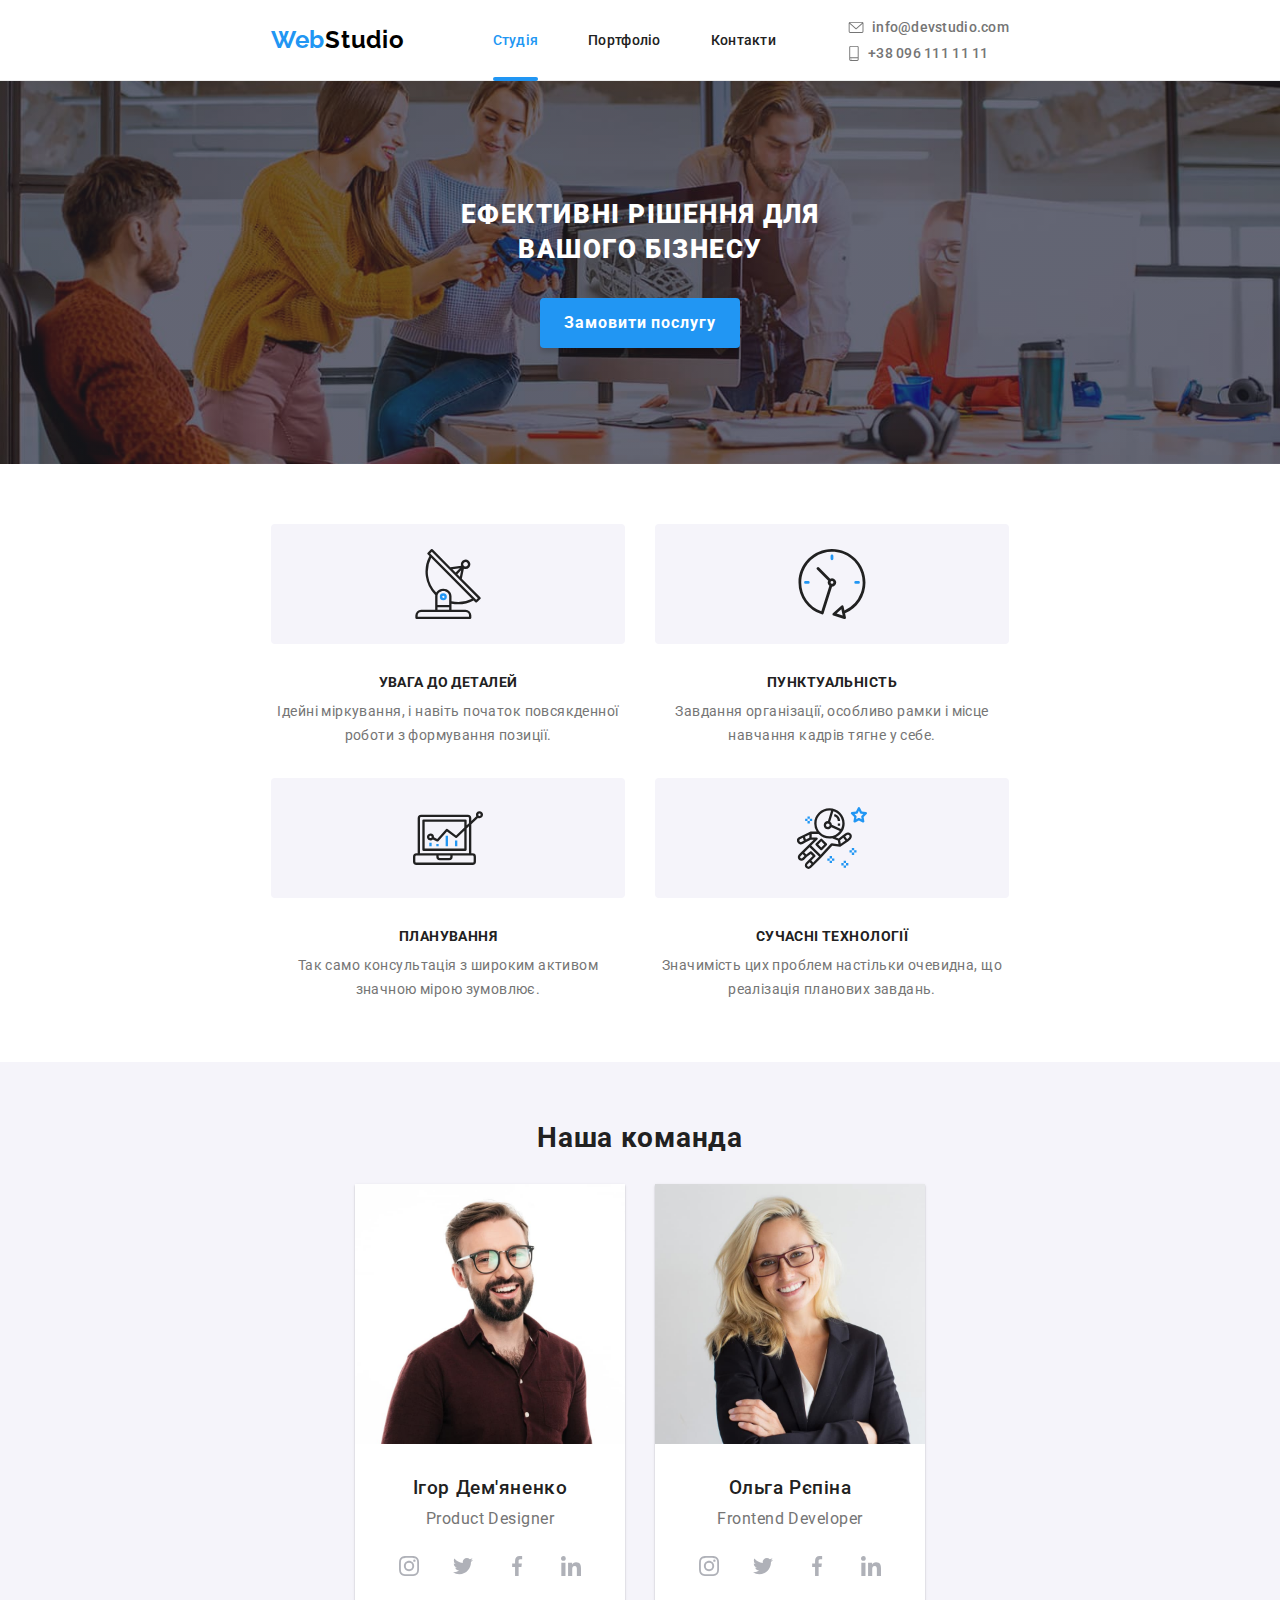
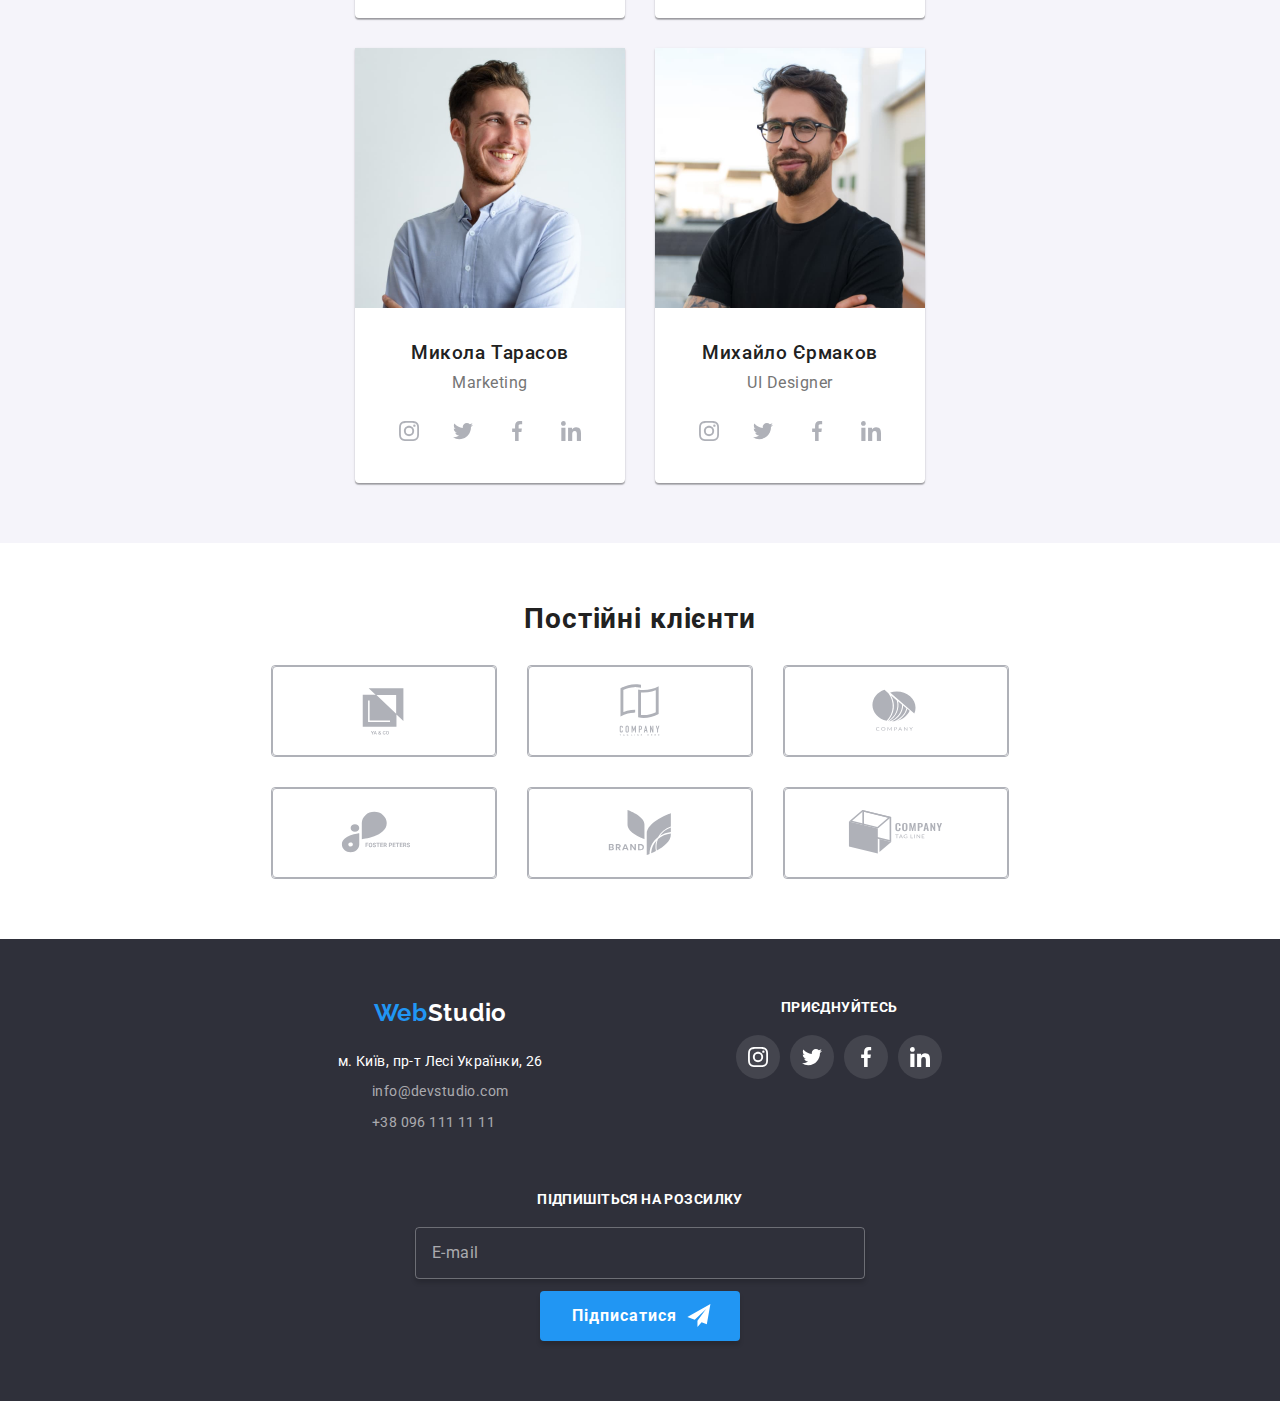
<file: index.html>
<!DOCTYPE html>
<html lang="ua">

<head>
  <meta charset="UTF-8" />
  <meta name="viewport" content="width=device-width, initial-scale=1.0" />
  <title>Document</title>
  <!--FONTS-->
  <link rel="preconnect" href="https://fonts.googleapis.com" />
  <link rel="preconnect" href="https://fonts.gstatic.com" crossorigin />
  <link
    href="https://fonts.googleapis.com/css2?family=Raleway:ital,wght@0,100..900;1,100..900&family=Roboto:wght@400;500;700;900&display=swap"
    rel="stylesheet" />
  <!--Normalize-->
  <link rel="stylesheet"
    href="https://cdnjs.cloudflare.com/ajax/libs/modern-normalize/1.1.0/modern-normalize.min.css" />

  <!--CSS-->
  <link rel="stylesheet" href="./styles.css" />
</head>

<body>
  <!--HEADER SECTION-->
  <header class="header">
    <div class="container">
      <nav class="header-nav">
        <a class="header-logo" href="./index.html">Web<span class="header-logo-span">Studio</span></a>

        <ul class="header-list">
          <li class="header-item">
            <a class="header-link active" href="./index.html">Студія</a>
          </li>
          <li class="header-item">
            <a class="header-link" href="./portfolio.html">Портфоліо</a>
          </li>
          <li class="header-item">
            <a class="header-link" href="">Контакти</a>
          </li>
        </ul>
      </nav>
      <div class="header-adress">
        <ul class="header-adress-list">
          <li class="header-item">
            <a class="header-adress-link" href="mailto:info@devstudio.com">info@devstudio.com
              <svg class="svg-contact" width="16" height="12">
                <use href="./images/icons.svg#icon-mail"></use>
              </svg>
            </a>
          </li>
          <li class="header-item">
            <a class="header-adress-link" href="tel:+380961111111">+38 096 111 11 11
              <svg class="svg-contact" width="12" height="16">
                <use href="./images/icons.svg#icon-phone"></use>
              </svg>
            </a>
          </li>
        </ul>
      </div>
      <!--Burger menu-->
      <button class="menu-btn js-open-menu-mobile" type="button" aria-label="open menu button">
        <svg class="menu-btn-svg" width="40" height="40">
          <use href="./images/icons.svg#icon-burger-menu"></use>
        </svg>
      </button>
    </div>
  </header>
  <!--MAIN-->
  <main class="main">
    <!--HERO SECTION-->
    <section class="hero hero-bg">
      <div class="container">
        <h1 class="hero-title">Ефективні рішення для вашого бізнесу</h1>
        <button class="hero-btn js-open-modal" type="button">Замовити послугу</button>
      </div>
    </section>
    <!--ADVANTAGES SECTION-->
    <section class="advantages section">
      <div class="container">
        <h2 class="visually-hidden">Advantages</h2>
        <ul class="advantages-list">
          <li class="advantages-item">
            <div class="advantages-svg-container">
              <svg class="advantages-svg" width="70" height="70">
                <use href="./images/icons.svg#icon-antenna"></use>
              </svg>
            </div>
            <h3 class="advantages-subtitle">УВАГА ДО ДЕТАЛЕЙ</h3>
            <p class="advantages-text">
              Ідейні міркування, і навіть початок повсякденної роботи з
              формування позиції.
            </p>
          </li>
          <li class="advantages-item">
            <div class="advantages-svg-container">
              <svg class="advantages-svg" width="70" height="70">
                <use href="./images/icons.svg#icon-clock"></use>
              </svg>
            </div>
            <h3 class="advantages-subtitle">ПУНКТУАЛЬНІСТЬ</h3>
            <p class="advantages-text">
              Завдання організації, особливо рамки і місце навчання кадрів
              тягне у себе.
            </p>
          </li>
          <li class="advantages-item">
            <div class="advantages-svg-container">
              <svg class="advantages-svg" width="70" height="70">
                <use href="./images/icons.svg#icon-diagram"></use>
              </svg>
            </div>
            <h3 class="advantages-subtitle">ПЛАНУВАННЯ</h3>
            <p class="advantages-text">
              Так само консультація з широким активом значною мірою зумовлює.
            </p>
          </li>
          <li class="advantages-item">
            <div class="advantages-svg-container">
              <svg class="advantages-svg" width="70" height="70">
                <use href="./images/icons.svg#icon-astronaut"></use>
              </svg>
            </div>
            <h3 class="advantages-subtitle">СУЧАСНІ ТЕХНОЛОГІЇ</h3>
            <p class="advantages-text">
              Значимість цих проблем настільки очевидна, що реалізація
              планових завдань.
            </p>
          </li>
        </ul>
      </div>
    </section>
    <!--SECTION ABOUT ME-->
    <section class="about section hide">
      <div class="container">
        <h2 class="about-title">Чим ми займаємося</h2>
        <ul class="about-list">
          <li class="about-item">
            <div class="about-wrapper">
              <img class="about-img" src="./images/aboutme/about-1.jpg" alt="about-1" width="370" height="294" />
              <p class="about-overlay">Десктопні додатки</p>
            </div>
          </li>
          <li class="about-item">
            <div class="about-wrapper">
              <img class="about-img" src="./images/aboutme/about-2.jpg" alt="about-2" width="370" height="294" />
              <p class="about-overlay">Мобільні додатки</p>
            </div>
          </li>
          <li class="about-item">
            <div class="about-wrapper">
              <img class="about-img" src="./images/aboutme/about-3.jpg" alt="about-3" width="370" height="294" />
              <p class="about-overlay">Мобільні додатки</p>
            </div>
          </li>
        </ul>
      </div>
    </section>
    <!--OUR COMAND-->
    <section class="our-comand section">
      <div class="container">
        <h2 class="comand-title">Наша команда</h2>
        <ul class="comand-list">
          <li class="comand-item">
            <img class="comand-img" src="./images/ourcomand/comand-1.jpg" width="270" height="260" alt="comand-1" />
            <div class="comand-wrapper">
              <h3 class="comand-subtitle">Ігор Дем'яненко</h3>
              <p class="comand-text">Product Designer
              </p>
              <ul class="comand-svg-list">
                <li class="comand-svg-item">
                  <a href="" class="comand-svg-link">
                    <svg class="comand-svg" width="20" height="20">
                      <use href="./images/icons.svg#icon-instagram"></use>
                    </svg>
                  </a>
                </li>
                <li class="comand-svg-item">
                  <a href="" class="comand-svg-link">
                    <svg class="comand-svg" width="20" height="20">
                      <use href="./images/icons.svg#icon-twitter"></use>
                    </svg>
                  </a>
                </li>
                <li class="comand-svg-item">
                  <a href="" class="comand-svg-link">
                    <svg class="comand-svg" width="20" height="20">
                      <use href="./images/icons.svg#icon-facebook"></use>
                    </svg>
                  </a>
                </li>
                <li class="comand-svg-item">
                  <a href="" class="comand-svg-link">
                    <svg class="comand-svg" width="20" height="20">
                      <use href="./images/icons.svg#icon-linkedin"></use>
                    </svg>
                  </a>
                </li>
              </ul>
            </div>
          </li>
          <li class="comand-item">
            <img class="comand-img" src="./images/ourcomand/comand-2.jpg" width="270" height="260" alt="comand-2" />
            <div class="comand-wrapper">
              <h3 class="comand-subtitle">Ольга Рєпіна</h3>
              <p class="comand-text">Frontend Developer </p>
              <ul class="comand-svg-list">
                <li class="comand-svg-item">
                  <a href="" class="comand-svg-link">
                    <svg class="comand-svg" width="20" height="20">
                      <use href="./images/icons.svg#icon-instagram"></use>
                    </svg>
                  </a>
                </li>
                <li class="comand-svg-item">
                  <a href="" class="comand-svg-link">
                    <svg class="comand-svg" width="20" height="20">
                      <use href="./images/icons.svg#icon-twitter"></use>
                    </svg>
                  </a>
                </li>
                <li class="comand-svg-item">
                  <a href="" class="comand-svg-link">
                    <svg class="comand-svg" width="20" height="20">
                      <use href="./images/icons.svg#icon-facebook"></use>
                    </svg>
                  </a>
                </li>
                <li class="comand-svg-item">
                  <a href="" class="comand-svg-link">
                    <svg class="comand-svg" width="20" height="20">
                      <use href="./images/icons.svg#icon-linkedin"></use>
                    </svg>
                  </a>
                </li>
              </ul>
            </div>
          </li>
          <li class="comand-item">
            <img class="comand-img" src="./images/ourcomand/comand-3.jpg" width="270" height="260" alt="comand-3" />
            <div class="comand-wrapper">
              <h3 class="comand-subtitle">Микола Тарасов</h3>
              <p class="comand-text">Marketing</p>
              <ul class="comand-svg-list">
                <li class="comand-svg-item">
                  <a href="" class="comand-svg-link">
                    <svg class="comand-svg" width="20" height="20">
                      <use href="./images/icons.svg#icon-instagram"></use>
                    </svg>
                  </a>
                </li>
                <li class="comand-svg-item">
                  <a href="" class="comand-svg-link">
                    <svg class="comand-svg" width="20" height="20">
                      <use href="./images/icons.svg#icon-twitter"></use>
                    </svg>
                  </a>
                </li>
                <li class="comand-svg-item">
                  <a href="" class="comand-svg-link">
                    <svg class="comand-svg" width="20" height="20">
                      <use href="./images/icons.svg#icon-facebook"></use>
                    </svg>
                  </a>
                </li>
                <li class="comand-svg-item">
                  <a href="" class="comand-svg-link">
                    <svg class="comand-svg" width="20" height="20">
                      <use href="./images/icons.svg#icon-linkedin"></use>
                    </svg>
                  </a>
                </li>
              </ul>
            </div>
          </li>
          <li class="comand-item">
            <img class="comand-img" src="./images/ourcomand/comand-4.jpg" width="270" height="260" alt="comand-4" />
            <div class="comand-wrapper">
              <h3 class="comand-subtitle">Михайло Єрмаков</h3>
              <p class="comand-text">UI Designer</p>
              <ul class="comand-svg-list">
                <li class="comand-svg-item">
                  <a href="" class="comand-svg-link">
                    <svg class="comand-svg" width="20" height="20">
                      <use href="./images/icons.svg#icon-instagram"></use>
                    </svg>
                  </a>
                </li>
                <li class="comand-svg-item">
                  <a href="" class="comand-svg-link">
                    <svg class="comand-svg" width="20" height="20">
                      <use href="./images/icons.svg#icon-twitter"></use>
                    </svg>
                  </a>
                </li>
                <li class="comand-svg-item">
                  <a href="" class="comand-svg-link">
                    <svg class="comand-svg" width="20" height="20">
                      <use href="./images/icons.svg#icon-facebook"></use>
                    </svg>
                  </a>
                </li>
                <li class="comand-svg-item">
                  <a href="" class="comand-svg-link">
                    <svg class="comand-svg" width="20" height="20">
                      <use href="./images/icons.svg#icon-linkedin"></use>
                    </svg>
                  </a>
                </li>
              </ul>
            </div>
    </section>
    <!--REGULAR CUSTOMERS-->
    <section class="customers section">
      <div class="container">
        <h2 class="customers-title">Постійні клієнти</h2>
        <ul class="customers-list">
          <li class="customers-item">
            <a href="" class="customers-link">
              <svg class="customers-svg" width="106" height="60">
                <use href="./images/icons.svg#icon-client-1"></use>
              </svg>
            </a>
          </li>
          <li class="customers-item">
            <a href="" class="customers-link">
              <svg class="customers-svg" width="106" height="60">
                <use href="./images/icons.svg#icon-client-2"></use>
              </svg>
            </a>
          </li>
          <li class="customers-item">
            <a href="" class="customers-link">
              <svg class="customers-svg" width="106" height="60">
                <use href="./images/icons.svg#icon-client-3"></use>
              </svg>
            </a>
          </li>
          <li class="customers-item">
            <a href="" class="customers-link">
              <svg class="customers-svg" width="106" height="60">
                <use href="./images/icons.svg#icon-client-4"></use>
              </svg>
            </a>
          </li>
          <li class="customers-item">
            <a href="" class="customers-link">
              <svg class="customers-svg" width="106" height="60">
                <use href="./images/icons.svg#icon-client-5"></use>
              </svg>
            </a>
          </li>
          <li class="customers-item">
            <a href="" class="customers-link">
              <svg class="customers-svg" width="106" height="60">
                <use href="./images/icons.svg#icon-client-6"></use>
              </svg>
            </a>
          </li>
        </ul>
      </div>
    </section>
  </main>
  <!--FOOTER-->
  <footer class="footer">
    <div class="container">
      <address class="footer-adress">
        <a class="footer-logo" href="./index.html">Web<span class="footer-span">Studio</span></a>
        <p class="adress-text">м. Київ, пр-т Лесі Українки, 26</p>
        <div class="footer-contact">
          <ul class="footer-contact-list">
            <li class="footer-contact-item">
              <a class="footer-link" href="mailto:info@devstudio.com">info@devstudio.com</a>
            </li>
            <li class="footer-contact-item">
              <a class="footer-link" href="tel:+380961111111">+38 096 111 11 11</a>
            </li>
          </ul>
        </div>
      </address>
      <div class="footer-social">
        <p class="footer-social-text">приєднуйтесь</p>
        <ul class="footer-social-list">
          <li class="footer-social-item">
            <a href="" class="footer-social-link">
              <svg class="footer-social-svg" width="20" height="20">
                <use href="./images/icons.svg#icon-instagram"></use>
              </svg>
            </a>
          </li>
          <li class="footer-social-item">
            <a href="" class="footer-social-link">
              <svg class="footer-social-svg" width="20" height="20">
                <use href="./images/icons.svg#icon-twitter"></use>
              </svg>
            </a>
          </li>
          <li class="footer-social-item">
            <a href="" class="footer-social-link">
              <svg class="footer-social-svg" width="20" height="20">
                <use href="./images/icons.svg#icon-facebook"></use>
              </svg>
            </a>
          </li>
          <li class="footer-social-item">
            <a href="" class="footer-social-link">
              <svg class="footer-social-svg" width="20" height="20">
                <use href="./images/icons.svg#icon-linkedin"></use>
              </svg>
            </a>
          </li>
        </ul>
      </div>
      <div class="footer-form">
        <p class="footer-form-title">Підпишіться на розсилку</p>
        <form class="footer-form-wrapper">
          <label class="footer-label">
            <input class="footer-input" type="email" name="email" placeholder="E-mail">
          </label>
          <button class="footer-form-btn" type="submit">Підписатися
            <svg class="footer-form-svg" width="24" height="24">
              <use href="./images/icons.svg#icon-send"></use>
            </svg>
          </button>
        </form>
      </div>

  </footer>

  <!--MODAL WINDOW-->
  <div class="backdrop js-modal">
    <div class="modal-window">
      <button class="modal-button js-close-modal" type="button" aria-label="btn-close-modal">
        <svg class="modal-svg" width="18" height="18">
          <use href="./images/icons.svg#icon-vector"></use>
        </svg>
      </button>
      <p class="modal-window-text">Залиште свої дані, ми вам передзвонимо</p>
      <form class="modal-form" name="modal">
        <div class="modal-form-wrapper">
          <label class="modal-form-label" id="user_name">Ім'я</label>
          <div class="form-wrapper-filed">
            <input class="modal-form-input" type="text" name="user_name">
            <svg class="modal_form_svg" width="18" height="18">
              <use href="./images/icons.svg#icon-person-black"></use>
            </svg>
          </div>
        </div>
        <div class="modal-form-wrapper">
          <label class="modal-form-label" id="user_phone">Телефон</label>
          <div class="form-wrapper-filed">
            <input class="modal-form-input" type="text" name="user_phone">
            <svg class="modal_form_svg" width="18" height="18">
              <use href="./images/icons.svg#icon-phone-black"></use>
            </svg>
          </div>
        </div>
        <div class="modal-form-wrapper">
          <label class="modal-form-label" id="user_email">Пошта</label>
          <div class="form-wrapper-filed">
            <input class="modal-form-input" type="email" name="user_email">
            <svg class="modal_form_svg" width="18" height="18">
              <use href="./images/icons.svg#icon-email-black"></use>
            </svg>
          </div>
        </div>
        <div class="modal-form-texterea">
          <label class="modal-texterea-label" for="user_coment">Коментар</label>
          <textarea class="modal-texterea" id="user_coment" placeholder="Введіть текст"></textarea>
        </div>
        <div class="user-privacy">
          <input class="user-privacy-input visually-hidden" type="checkbox" id="user_privacy" value="fouls" checked>
          <label class="user-privacy-label" for="user_privacy">
            <span class="user-privacy-span">
              <svg class="user-privacy-svg" width="11" height="8">
                <use href="./images/icons.svg#icon-check"></use>
              </svg>
            </span>
            Погоджуюся з розсилкою та приймаю
            <a class="user-privacy-link" href="">Умови договору</a>
          </label>
        </div>
        <button class="modal-form-btn" type="button">Відправити</button>
      </form>
    </div>
  </div>
  <!--MOBILE MENU-->
  <div class="mobile-menu js-menu-mobile">
    <button class="mobile-btn js-close-menu-mobile" type="button">
      <svg class="mobile-btn-svg" width="18" height="18">
        <use href="./images/icons.svg#icon-vector" width="18" height="18"></use>
      </svg>
    </button>
    <ul class="mobile-menu-list">
      <li class="mobile-menu-item">
        <a class="mobile-menu-link" href="./index.html">Студія</a>
      </li>
      <li class="mobile-menu-item">
        <a class="mobile-menu-link" href="./portfolio.html">Портфоліо</a>
      </li>
      <li class="mobile-menu-item">
        <a class="mobile-menu-link" href="">Контакти</a>
      </li>
    </ul>
    <ul class="mobile-adress-list">
      <li class="mobile-adress-item">
        <a class="mobile-adress-link accent" href="tel:+380961111111">+38 096 111 11 11</a>
      </li>
      <li class="mobile-adress-item">
        <a class="mobile-adress-link" href="mailto:info@devstudio.com">info@devstudio.com</a>
      </li>
    </ul>
    <ul class="mobile-menu-socials">
      <li class="mobile-socials-item">
        <a class="mobile-socials-link" href="">Instagram</a>
      </li>
      <li class="mobile-socials-item">
        <a class="mobile-socials-link" href="">Twitter</a>
      </li>
      <li class="mobile-socials-item">
        <a class="mobile-socials-link" href="">Facebook</a>
      </li>
      <li class="mobile-socials-item">
        <a class="mobile-socials-link" href="">LinkedIn</a>
      </li>
    </ul>
  </div>
  <script src="./js/modal.js" type="module"></script>
  <script src="./js/mobile-menu.js" type="module"></script>
</body>

</html>
</file>
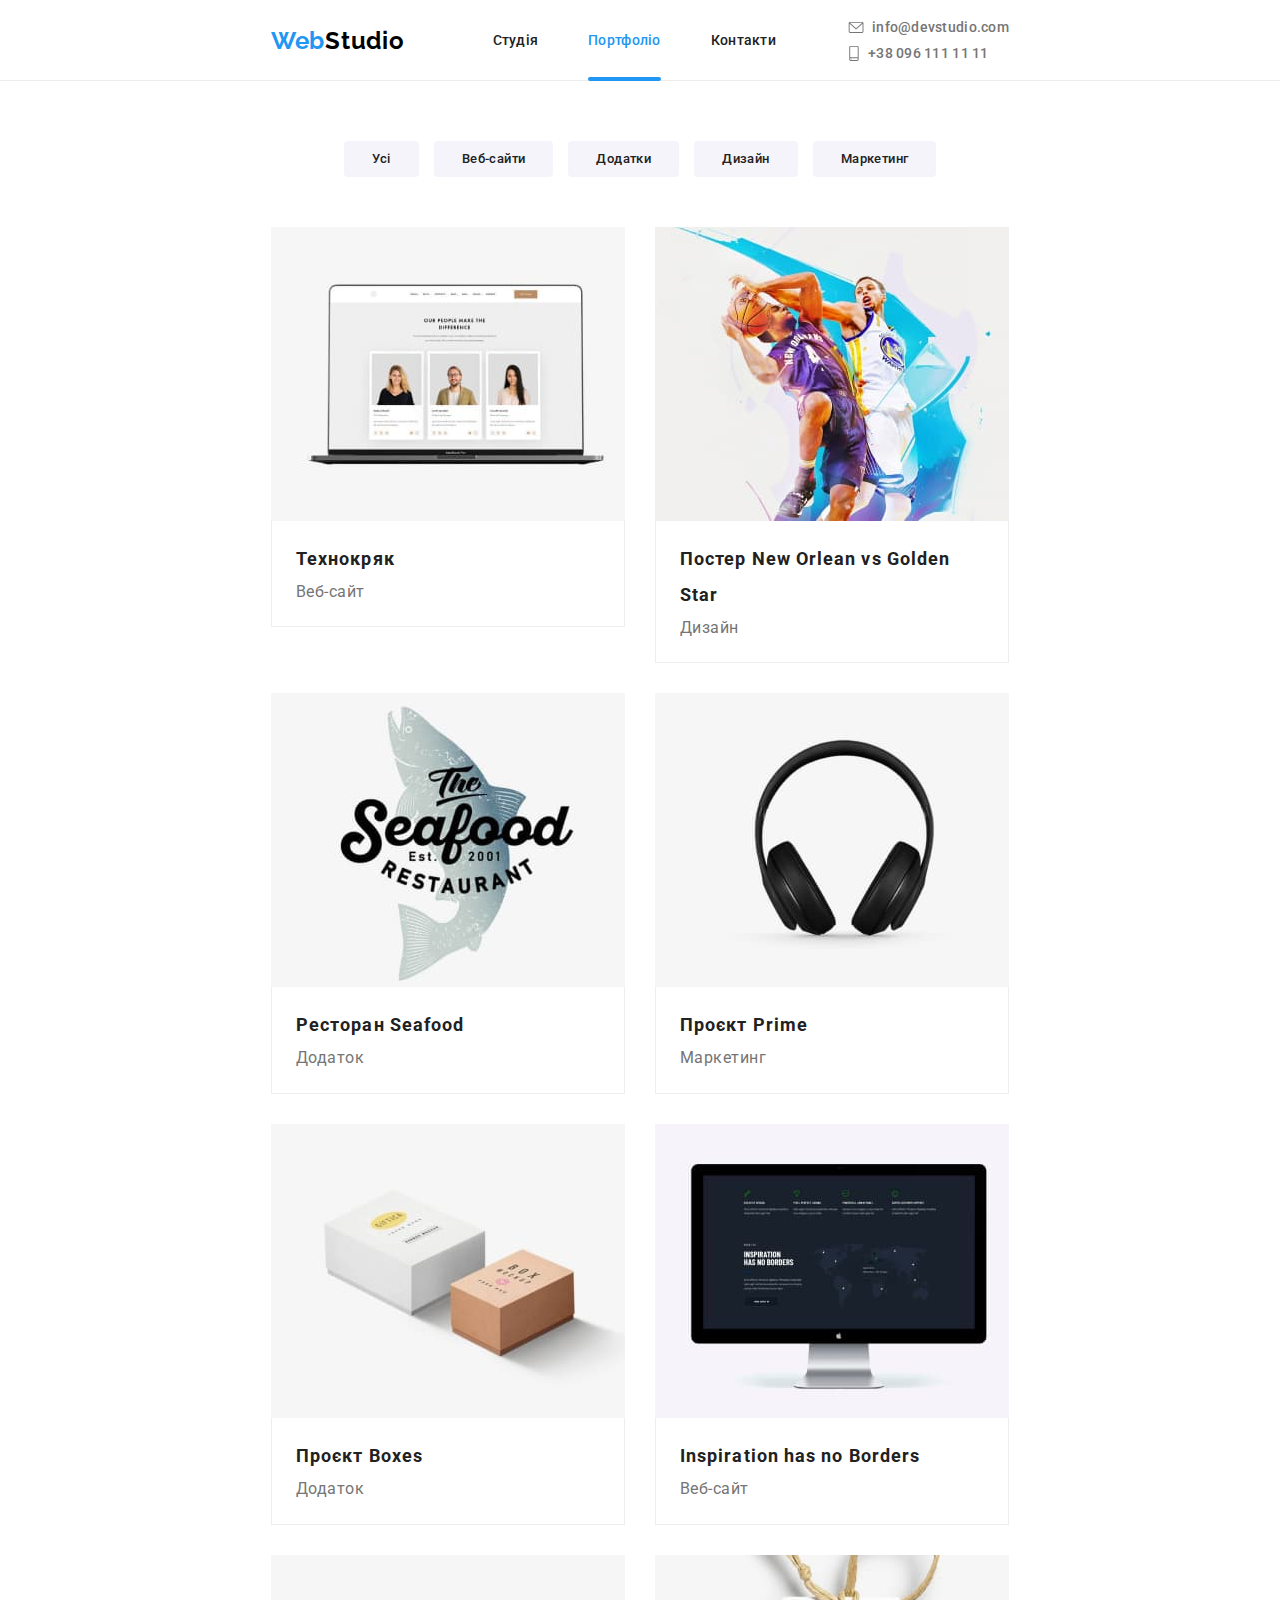
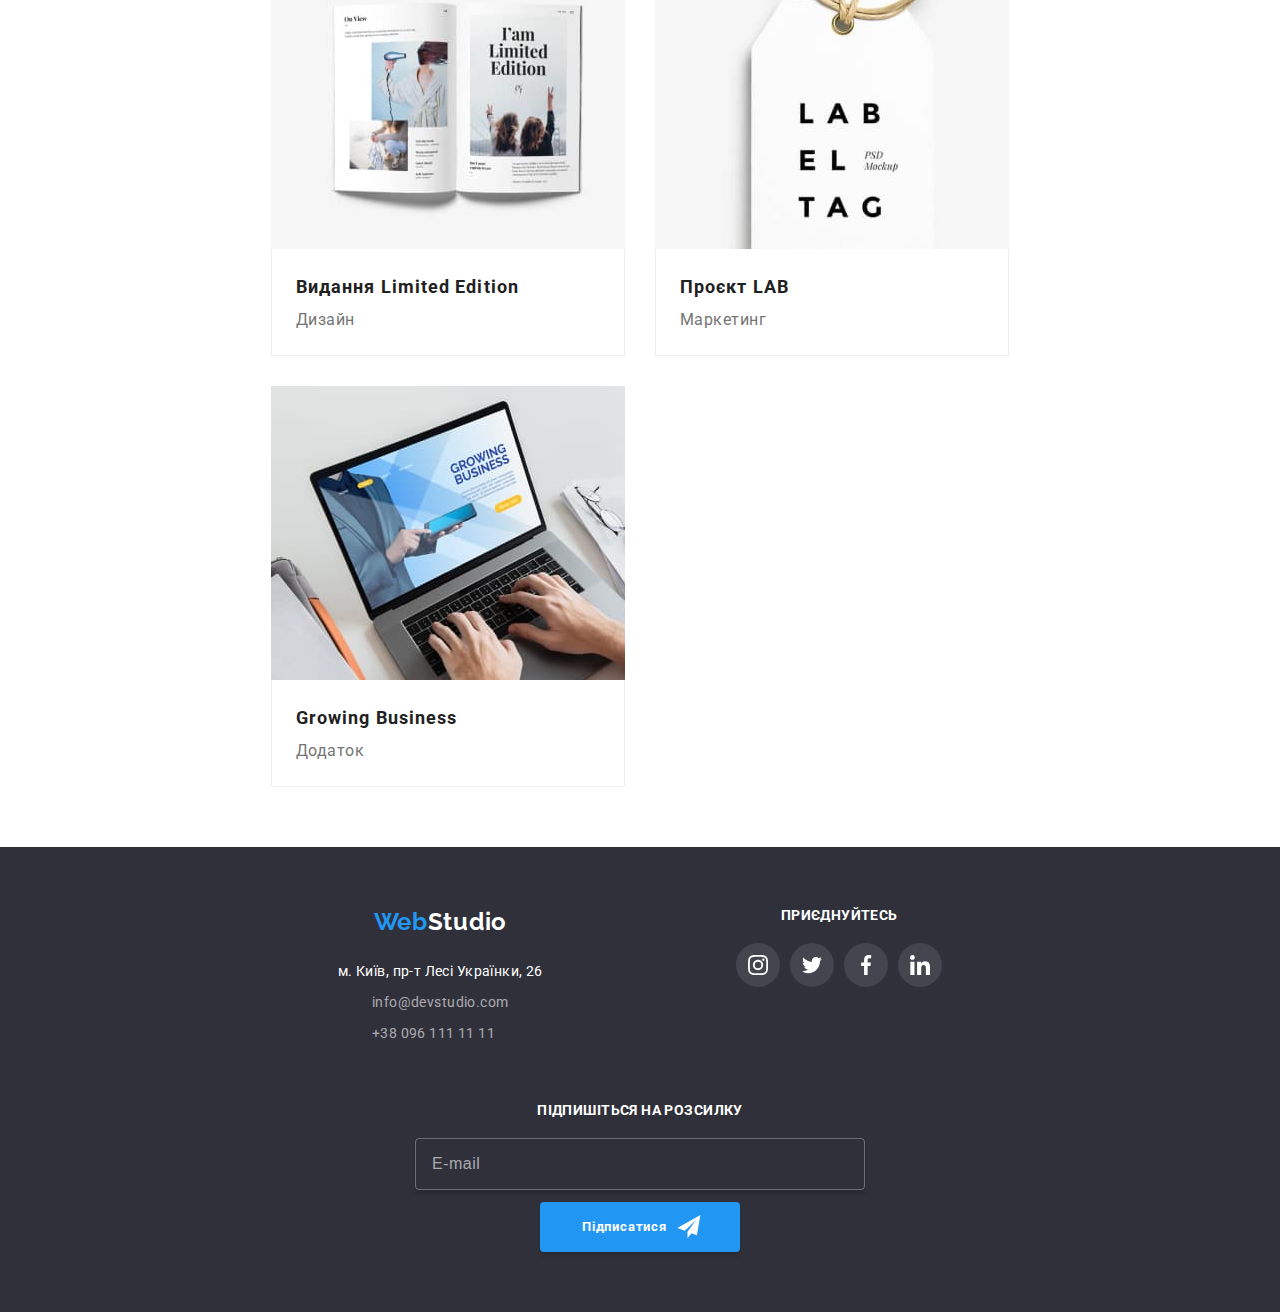
<file: portfolio.html>
<!DOCTYPE html>
<html lang="en">

<head>
    <meta charset="UTF-8" />
    <meta name="viewport" content="width=device-width, initial-scale=1.0" />
    <title>Portfolio</title>
    <!--FONTS-->
    <link rel="preconnect" href="https://fonts.googleapis.com" />
    <link rel="preconnect" href="https://fonts.gstatic.com" crossorigin />
    <link
        href="https://fonts.googleapis.com/css2?family=Raleway:ital,wght@0,100..900;1,100..900&family=Roboto:wght@400;500;700;900&display=swap"
        rel="stylesheet" />
    <!--CSS-->
    <link rel="stylesheet" href="./styles.css" />
</head>

<body>
    <!--HEADER SECTION-->
    <header class="header">
        <div class="container">
            <nav class="header-nav">
                <a class="header-logo" href="./index.html">Web<span class="header-logo-span">Studio</span></a>

                <ul class="header-list">
                    <li class="header-item">
                        <a class="header-link" href="./index.html">Студія</a>
                    </li>
                    <li class="header-item">
                        <a class="header-link active" href="./portfolio.html">Портфоліо</a>
                    </li>
                    <li class="header-item">
                        <a class="header-link" href="">Контакти</a>
                    </li>
                </ul>
            </nav>
            <div class="header-adress">
                <ul class="header-adress-list">
                    <li class="header-item">
                        <a class="header-adress-link" href="mailto:info@devstudio.com">info@devstudio.com
                            <svg class="svg-contact" width="16" height="12">
                                <use href="./images/icons.svg#icon-mail"></use>
                            </svg>
                        </a>
                    </li>
                    <li class="header-item">
                        <a class="header-adress-link" href="tel:+380961111111">+38 096 111 11 11
                            <svg class="svg-contact" width="12" height="16">
                                <use href="./images/icons.svg#icon-phone"></use>
                            </svg>
                        </a>
                    </li>
                </ul>
            </div>
            <!--Burger menu-->
            <button class="menu-btn" type="button" aria-label="open menu button">
                <svg class="menu-btn-svg" width="40" height="40">
                    <use href="./images/icons.svg#icon-burger-menu"></use>
                </svg>
            </button>
        </div>
    </header>
    <!--SECTION WORKS-->
    <section class="works">
        <div class="container">
            <!--works-nav-->
            <nav class="works-nav">
                <ul class="navigation-list">
                    <li class="navigation-item">
                        <button class="navigation-button" type="button">
                            <a class="navigation-link">Усі</a>
                        </button>
                    </li>
                    <li class="navigation-item">
                        <button class="navigation-button" type="button">
                            <a class="navigation-link">Веб-сайти</a>
                        </button>
                    </li>
                    <li class="navigation-item">
                        <button class="navigation-button" type="button">
                            <a class="navigation-link">Додатки</a>
                        </button>
                    </li>
                    <li class="navigation-item">
                        <button class="navigation-button" type="button">
                            <a class="navigation-link">Дизайн</a>
                        </button>
                    </li>
                    <li class="navigation-item">
                        <button class="navigation-button" type="button">
                            <a class="navigation-link">Маркетинг</a>
                        </button>
                    </li>
                </ul>
            </nav>
            <!--works-main-->
            <div class="works-main">
                <ul class="works-list">
                    <li class="works-item">

                        <div class="works-wrapper">
                            <img class="works-img" src="./images/works/work-1.jpg" alt="work-1" width="370"
                                height="294" />
                            <p class="works-owerlay">Ресурс пропонує комплексні пропозиції з різним рівнем
                                функціоналу
                                та сервісів. Все це дозволить відвідувачу отримати
                                вичерпні відомості про компанію чи приватну особу.</p>
                        </div>
                        <div class="works-item-content">
                            <h3 class="works-subtitle">Технокряк</h3>
                            <p class="works-text">Веб-сайт</p>
                        </div>
                    </li>
                    <li class="works-item">
                        <div class="works-wrapper">
                            <img class="works-img" src="./images/works/work-2.jpg" alt="work-2" width="370"
                                height="294" />
                            <p class="works-owerlay">Ресурс пропонує комплексні пропозиції з різним рівнем
                                функціоналу
                                та сервісів. Все це дозволить відвідувачу отримати
                                вичерпні відомості про компанію чи приватну особу.</p>
                        </div>
                        <div class="works-item-content">
                            <h3 class="works-subtitle">Постер New Orlean vs Golden Star</h3>
                            <p class="works-text">Дизайн</p>
                        </div>
                    </li>
                    <li class="works-item">
                        <div class="works-wrapper">
                            <img class="works-img" src="./images/works/work-3.jpg" alt="work-3" width="370"
                                height="294" />
                            <p class="works-owerlay">Ресурс пропонує комплексні пропозиції з різним рівнем
                                функціоналу
                                та сервісів. Все це дозволить відвідувачу отримати
                                вичерпні відомості про компанію чи приватну особу.</p>
                        </div>
                        <div class="works-item-content">
                            <h3 class="works-subtitle">Ресторан Seafood</h3>
                            <p class="works-text">Додаток</p>
                        </div>
                    </li>
                    <li class="works-item">
                        <div class="works-wrapper">
                            <img class="works-img" src="./images/works/work-4.jpg" alt="work-4" width="370"
                                height="294" />
                            <p class="works-owerlay">Ресурс пропонує комплексні пропозиції з різним рівнем
                                функціоналу
                                та сервісів. Все це дозволить відвідувачу отримати
                                вичерпні відомості про компанію чи приватну особу.</p>
                        </div>
                        <div class="works-item-content">
                            <h3 class="works-subtitle">Проєкт Prime</h3>
                            <p class="works-text">Маркетинг</p>
                        </div>
                    </li>
                    <li class="works-item">
                        <div class="works-wrapper">
                            <img class="works-img" src="./images/works/work-5.jpg" alt="work-5" width="370"
                                height="294" />
                            <p class="works-owerlay">Ресурс пропонує комплексні пропозиції з різним рівнем
                                функціоналу
                                та сервісів. Все це дозволить відвідувачу отримати
                                вичерпні відомості про компанію чи приватну особу.</p>
                        </div>
                        <div class="works-item-content">
                            <h3 class="works-subtitle">Проєкт Boxes</h3>
                            <p class="works-text">Додаток</p>
                        </div>
                    </li>
                    <li class="works-item">
                        <div class="works-wrapper">
                            <img class="works-img" src="./images/works/work-6.jpg" alt="work-6" width="370"
                                height="294" />
                            <p class="works-owerlay">Ресурс пропонує комплексні пропозиції з різним рівнем
                                функціоналу
                                та сервісів. Все це дозволить відвідувачу отримати
                                вичерпні відомості про компанію чи приватну особу.</p>
                        </div>
                        <div class="works-item-content">
                            <h3 class="works-subtitle">Inspiration has no Borders</h3>
                            <p class="works-text">Веб-сайт</p>
                        </div>
                    </li>
                    <li class="works-item">
                        <div class="works-wrapper">
                            <img class="works-img" src="./images/works/work-7.jpg" alt="work-7" width="370"
                                height="294" />
                            <p class="works-owerlay">Ресурс пропонує комплексні пропозиції з різним рівнем
                                функціоналу
                                та сервісів. Все це дозволить відвідувачу отримати
                                вичерпні відомості про компанію чи приватну особу.</p>
                        </div>
                        <div class="works-item-content">
                            <h3 class="works-subtitle">Видання Limited Edition</h3>
                            <p class="works-text">Дизайн</p>
                        </div>
                    </li>
                    <li class="works-item">
                        <div class="works-wrapper">
                            <img class="works-img" src="./images/works/work-8.jpg" alt="work-8" width="370"
                                height="294" />
                            <p class="works-owerlay">Ресурс пропонує комплексні пропозиції з різним рівнем
                                функціоналу
                                та сервісів. Все це дозволить відвідувачу отримати
                                вичерпні відомості про компанію чи приватну особу.</p>
                        </div>
                        <div class="works-item-content">
                            <h3 class="works-subtitle">Проєкт LAB</h3>
                            <p class="works-text">Маркетинг</p>
                        </div>
                    </li>
                    <li class="works-item">
                        <div class="works-wrapper">
                            <img class="works-img" src="./images/works/work-9.jpg" alt="work-9" width="370"
                                height="294" />
                            <p class="works-owerlay">Ресурс пропонує комплексні пропозиції з різним
                                рівнем функціоналу
                                та сервісів. Все це дозволить відвідувачу отримати
                                вичерпні відомості про компанію чи приватну особу.</p>
                        </div>
                        <div class="works-item-content">
                            <h3 class="works-subtitle">Growing Business</h3>
                            <p class="works-text">Додаток</p>
                        </div>
                    </li>
                </ul>
            </div>
        </div>
    </section>
    <!--FOOTER-->
    <footer class="footer">
        <div class="container">
            <address class="footer-adress">
                <a class="footer-logo" href="./index.html">Web<span class="footer-span">Studio</span></a>
                <p class="adress-text">м. Київ, пр-т Лесі Українки, 26</p>
                <div class="footer-contact">
                    <ul class="footer-contact-list">
                        <li class="footer-contact-item">
                            <a class="footer-link" href="mailto:info@devstudio.com">info@devstudio.com</a>
                        </li>
                        <li class="footer-contact-item">
                            <a class="footer-link" href="tel:+380961111111">+38 096 111 11 11</a>
                        </li>
                    </ul>
                </div>
            </address>
            <div class="footer-social">
                <p class="footer-social-text">приєднуйтесь</p>
                <ul class="footer-social-list">
                    <li class="footer-social-item">
                        <a href="" class="footer-social-link">
                            <svg class="footer-social-svg" width="20" height="20">
                                <use href="./images/icons.svg#icon-instagram"></use>
                            </svg>
                        </a>
                    </li>
                    <li class="footer-social-item">
                        <a href="" class="footer-social-link">
                            <svg class="footer-social-svg" width="20" height="20">
                                <use href="./images/icons.svg#icon-twitter"></use>
                            </svg>
                        </a>
                    </li>
                    <li class="footer-social-item">
                        <a href="" class="footer-social-link">
                            <svg class="footer-social-svg" width="20" height="20">
                                <use href="./images/icons.svg#icon-facebook"></use>
                            </svg>
                        </a>
                    </li>
                    <li class="footer-social-item">
                        <a href="" class="footer-social-link">
                            <svg class="footer-social-svg" width="20" height="20">
                                <use href="./images/icons.svg#icon-linkedin"></use>
                            </svg>
                        </a>
                    </li>
                </ul>
            </div>
            <div class="footer-form">
                <p class="footer-form-title">Підпишіться на розсилку</p>
                <form class="footer-form-wrapper">
                    <label class="footer-label">
                        <input class="footer-input" type="email" name="email" placeholder="E-mail">
                    </label>
                    <button class="footer-form-btn" type="submit">Підписатися
                        <svg class="footer-form-svg" width="24" height="24">
                            <use href="./images/icons.svg#icon-send"></use>
                        </svg>
                    </button>
                </form>
            </div>

    </footer>
</body>

</html>
</file>
<file: styles.css>
.hide {
  display: none;
}

/* Base styles */
*,
*::before,
*::after {
  box-sizing: border-box;
}
body {
  color: #212121;
  background-color: #ffffff;
  font-family: Roboto, sans-serif;
  font-size: 16px;
  font-weight: 400;
  font-style: normal;
  margin: 0;
}

/*Comon Style*/
.container {
  /**
  width: 1200px;
  padding: 0px 15px 0px 15px;
  margin-left: auto;
  margin-right: auto;
  **/
  /**mobile device**/
  min-width: 320px;
  max-width: 480px;
  padding: 0px 15px 0px 15px;
  margin-left: auto;
  margin-right: auto;
}
@media screen and (min-width: 768px) {
  .container {
    /**tablet device**/
    max-width: 768px;
  }
}

@media screen and (min-width: 1600px) {
  .container {
    /**desctop device**/
    max-width: 1200px;
  }
}
.section {
  /**
  padding-top: 94px;
  padding-bottom: 94px;
  **/
  padding-top: 60px;
  padding-bottom: 60px;
}
@media screen and (min-width: 1600px) {
  .section {
    /**desctop device**/
    padding-top: 94px;
    padding-bottom: 94px;
  }
}
.visually-hidden {
  position: absolute;
  white-space: nowrap;
  width: 1px;
  height: 1px;
  overflow: hidden;
  border: 0;
  padding: 0;
  clip: rect(0 0 0 0);
  clip-path: inset(50%);
  margin: -1px;
}
/*Reset Styles*/
h1,
h2,
h3,
h4,
h5,
h6,
p {
  margin: 0;
  padding: 0;
}

li,
ol {
  margin: 0;
  padding: 0;
}
a {
  color: currentColor;
  text-decoration: none;
}
ul,
ol {
  margin: 0;
  padding: 0;
  list-style-type: none;
}

button {
  font-family: inherit;
  color: currentColor;
  cursor: pointer;
  border: none;
}
.img {
  display: block;
  max-width: 100%;
}

/*Header*/
.header {
  border-bottom: 1px solid #ececec;
}
.header .container {
  display: flex;
  justify-content: space-between;
  align-items: center;
}
@media screen and (min-width: 768px) {
  .header-nav {
    /**tablet device**/
    display: flex;
    align-items: center;
    gap: 88px;
  }
}
@media screen and (min-width: 1600px) {
  .header-nav {
    /**desctop device**/
    gap: 93px;
  }
}

.header-logo {
  display: block;
  color: #2196f3;
  font-size: 24px;
  font-family: Raleway;
  font-weight: 700;
  letter-spacing: 0.03em;
  padding: 16px 0;
}

@media screen and (min-width: 1600px) {
  .header-logo {
    /**desctop device**/
    font-size: 26px;
  }
}
.header-logo-span {
  color: black;
}

@media screen and (max-width: 767.98px) {
  /**mobile device**/
  .header-list,
  .header-adress-list {
    display: none;
  }
}

@media screen and (min-width: 768px) {
  /**tablet device**/
  .header-list {
    display: flex;
    gap: 50px;
  }
}

@media screen and (max-width: 767.98px) {
  .header-list {
    display: none;
  }
}
.header-item {
}
.header-link {
  display: block;
  position: relative;
  font-size: 14px;
  font-weight: 500;
  letter-spacing: 0.02em;
  transition: color 250ms cubic-bezier(0.4, 0, 0.2, 1);
}
@media screen and (min-width: 768px) {
  /**tablet device**/
  .header-link {
    padding: 32px 0;
  }
}
.header-link:hover,
.header-link:focus {
  color: #2196f3;
}
.header-link.active {
  color: #2196f3;
}
@media screen and (min-width: 768px) {
  /**tablet device**/
  .header-link.active::after {
    content: '';
    display: block;
    position: absolute;
    bottom: -1px;
    width: 100%;
    height: 4px;
    border-radius: 2px;
    background-color: #2196f3;
  }
}

.header-adress {
}
@media screen and (min-width: 768px) {
  /**tablet device**/
  .header-adress-list {
    display: flex;
    flex-direction: column;
    align-items: flex-start;
    gap: 10px;
  }
}
@media screen and (min-width: 1600px) {
  /**desctop device**/
  .header-adress-list {
    display: flex;
    flex-direction: row;
    gap: 60px;
  }
}
.header-adress-link {
  display: flex;
  flex-direction: row-reverse;
  align-items: center;
  gap: 8px;
  color: #757575;
  font-size: 14px;
  font-weight: 500;
  letter-spacing: 0.02em;
  transition: color 250ms cubic-bezier(0.4, 0, 0.2, 1);
}
@media screen and (min-width: 1600px) {
  /**desctop device**/
  .header-adress-link {
    gap: 10px;
    padding: 32px 0;
  }
}

.svg-contact {
  fill: #757575;
  transition: fill 250ms cubic-bezier(0.4, 0, 0.2, 1);
}
.header-adress-link:hover,
.header-adress-link:focus {
  color: #2196f3;
}
.header-adress-link:hover .svg-contact,
.header-adress-link:focus .svg-contact {
  fill: #2196f3;
}

/*Hero*/
.hero {
  /**mobile device**/
  background-color: #2f303a;
}
@media screen and (max-width: 1599.98px) {
  .hero {
    padding: 116px 0;
  }
}

@media screen and (min-width: 1600px) {
  .hero {
    padding: 200px 0;
  }
}

.hero-bg {
  background-image: linear-gradient(
      rgba(47, 48, 58, 0.4),
      rgba(47, 48, 58, 0.4)
    ),
    url(./images/hero/@2hero-img.jpg);
  background-repeat: no-repeat;
  background-size: cover;
  background-position: center;
  width: 100%;
}
@media only screen and (min-width: 768px) {
  .hero {
    background-image: linear-gradient(
        rgba(47, 48, 58, 0.4),
        rgba(47, 48, 58, 0.4)
      ),
      url(./images/hero/hero-img.jpg);
  }
}

.hero-title {
  color: white;
  font-size: 26px;
  font-weight: 900;
  text-transform: uppercase;
  line-height: 1.36;
  letter-spacing: 0.06em;
  max-width: 696px;
  text-align: center;
  max-width: 360px;
  margin: 0 auto;
  margin-bottom: 30px;
}
@media only screen and (min-width: 1600px) {
  /**mobile device**/
  .hero-title {
    font-size: 44px;
    max-width: 696px;
  }
}
.hero-btn {
  display: block;
  margin: 0 auto;
  background-color: #2196f3;
  color: white;
  font-weight: 700;
  line-height: 1.87;
  letter-spacing: 0.06em;
  min-width: 200px;
  height: 50px;
  border-radius: 4px;
  box-shadow: 0px 4px 4px 0px rgba(0, 0, 0, 0.15);
  transition: background-color 250ms cubic-bezier(0.4, 0, 0.2, 1);
}
.hero-btn:hover,
.hero-btn:focus {
  background-color: #188ce8;
}

/*Advantages*/

@media screen and (min-width: 1600px) {
  .advantages {
    /**desctop device**/
    padding-bottom: 0;
  }
}

.advantages-list {
  display: flex;
  justify-content: center;
  flex-wrap: wrap;
  gap: 30px;
}
.advantages-item {
  width: 100%;

  text-align: center;
}

@media screen and (min-width: 768px) {
  .advantages-item {
    /**tablet device**/
    width: calc((100% - 1 * 30px) / 2);
  }
}

@media screen and (min-width: 1600px) {
  .advantages-item {
    /**desctop device**/
    width: calc((100% - 3 * 30px) / 4);
    text-align: start;
  }
}
.advantages-svg-container {
  /**
  padding: 25px 100px;
  margin-bottom: 30px;
  border-radius: 4px;
  background-color: #f5f4fa;
  **/
  display: flex;
  justify-content: center;
  margin-bottom: 30px;
  border-radius: 4px;
  background-color: #f5f4fa;
  padding: 25px 0;
}
@media screen and (min-width: 786px) {
  .advantages-svg-container {
    /**tablet device**/
    padding: 25px 142px;
  }
}

@media screen and (min-width: 1600px) {
  .advantages-svg-container {
    /**desctop device**/
    padding: 25px 100px;
  }
}
.advantages-subtitle {
  font-size: 14px;
  font-weight: 700;
  text-align: center;
  text-transform: uppercase;
  letter-spacing: 0.03em;
  margin-bottom: 10px;
}
@media screen and (min-width: 1600px) {
  .advantages-subtitle {
    /**desctop device**/
    text-align: start;
  }
}

.advantages-text {
  color: #757575;
  font-size: 14px;
  line-height: 1.71;
  letter-spacing: 0.03em;
}

/*About me*/
.about {
  display: none;
}

@media screen and (min-width: 1600px) {
  .about {
    /**desctop device**/
    display: block;
  }
}
.about-title {
  font-size: 36px;
  font-weight: 700;
  letter-spacing: 0.03em;
  text-align: center;
  margin-bottom: 50px;
}
.about-list {
  display: flex;
  flex-wrap: wrap;
  gap: 30px;
}
.about-item {
}
.about-wrapper {
  position: relative;
}
.about-img {
  display: block;
}
.about-overlay {
  position: absolute;
  bottom: 0;
  left: 0;
  width: 100%;
  display: flex;
  justify-content: center;
  align-items: center;
  padding: 27px;
  color: #fff;
  font-weight: 700;
  letter-spacing: 0.03em;
  text-transform: uppercase;
  background-color: rgba(47, 48, 58, 0.8);
}

/*Our comand*/
.our-comand {
  background-color: #f5f4fa;
}
.comand-title {
  font-size: 28px;
  font-weight: 700;
  letter-spacing: 0.03em;
  text-align: center;
  margin-bottom: 30px;
  margin-left: auto;
  margin-right: auto;
}
@media screen and (min-width: 1600px) {
  .comand-title {
    /**desctop device**/
    font-size: 36px;
    margin-bottom: 50px;
  }
}

.comand-list {
  display: flex;
  align-items: center;
  justify-content: center;
  flex-wrap: wrap;
  gap: 30px;
}

.comand-item {
  text-align: center;
  border-radius: 0px 0px 4px 4px;
  background: #fff;
  box-shadow: 0px 1px 3px 0px rgba(0, 0, 0, 0.12),
    0px 1px 1px 0px rgba(0, 0, 0, 0.14), 0px 2px 1px 0px rgba(0, 0, 0, 0.2);
}
@media screen and (min-width: 786px) {
  .comand-item {
    /**tablet device**/
    width: ((100% - 1 * 30px) / 2);
  }
}
@media screen and (min-width: 1600px) {
  .comand-item {
    /**desctop device**/
    width: ((100% - 3 * 30px) / 4);
  }
}

.comand-img {
  margin-bottom: 30px;
}
.comand-wrapper {
  margin-bottom: 30px;
}
.comand-subtitle {
  font-weight: 500;
  letter-spacing: 0.03em;
  margin-bottom: 10px;
}
.comand-text {
  display: block;
  color: #757575;
  letter-spacing: 0.03em;
  margin-bottom: 16px;
}

.comand-svg-list {
  display: flex;
  gap: 10px;
  justify-content: center;
  align-items: center;
}
.comand-svg-item {
  width: 44px;
  height: 44px;
}
.comand-svg-link {
  display: flex;
  justify-content: center;
  align-items: center;
  width: 100%;
  height: 100%;
  border-radius: 50%;
  transition: background-color 250ms cubic-bezier(0.4, 0, 0.2, 1);
}
.comand-svg-link:hover,
.comand-svg-link:focus {
  background-color: #2196f3;
}

.comand-svg {
  fill: #afb1b8;
  transition: fill 250ms cubic-bezier(0.4, 0, 0.2, 1);
}
.comand-svg-link:hover .comand-svg,
.comand-svg-link:focus .comand-svg {
  fill: #ffffff;
}
/*Regular Customers*/
.customers {
}
.section {
}
.container {
}
.customers-title {
  font-size: 28px;
  font-weight: 700;
  letter-spacing: 0.03em;
  text-align: center;
  margin-bottom: 30px;
  margin-left: auto;
  margin-right: auto;
}
@media screen and (min-width: 1600px) {
  .customers-title {
    /**desctop device**/
    font-size: 36px;
    margin-bottom: 50px;
  }
}

.customers-list {
  display: flex;
  flex-wrap: wrap;
  gap: 30px;
}
.customers-item {
  height: 92px;
  border-radius: 4px;
  border: 1px solid #afb1b8;
  width: calc((100% - 1 * 30px) / 2);
}
@media screen and (min-width: 768px) {
  .customers-item {
    /**tablet device**/
    width: calc((100% - 2 * 30px) / 3);
  }
}

@media screen and (min-width: 1600px) {
  .customers-item {
    /**desctop device**/
    width: calc((100% - 5 * 30px) / 6);
  }
}
.customers-link {
  display: flex;
  justify-content: center;
  align-items: center;
  width: 100%;
  height: 100%;
  border-radius: 4px;
  border: 1px solid #afb1b8;
  transition: border 250ms cubic-bezier(0.4, 0, 0.2, 1);
}
.customers-link:hover,
.customers-link:focus {
  border-radius: 4px;
  border: 1px solid #2196f3;
}

.customers-svg {
  fill: #afb1b8;
  transition: fill 250ms cubic-bezier(0.4, 0, 0.2, 1);
}

.customers-link:hover .customers-svg,
.customers-link:focus .customers-svg {
  fill: #2196f3;
}

/*Footer*/
.footer {
  background-color: #2f303a;
  padding: 60px 0;
}
.footer .container {
  /**mobile device**/
  display: flex;
  flex-direction: column;
  gap: 60px;
}
@media screen and (min-width: 768px) {
  .footer .container {
    /**tablet device**/
    flex-direction: row;
    flex-wrap: wrap;
    justify-content: space-around;
    align-items: flex-start;
  }
}

@media screen and (min-width: 1600px) {
  .footer .container {
    /**desctop device**/
    flex-wrap: nowrap;

    gap: 94px;
  }
}
.footer-logo {
  display: inline-block;
  color: #2196f3;
  font-size: 24px;
  font-family: Raleway;
  font-style: normal;
  font-weight: 700;
  letter-spacing: 0.03em;
  margin-bottom: 28px;
}
@media screen and (min-width: 1600px) {
  .footer-logo {
    /**desctop device**/
    font-size: 26px;
  }
}

.footer-span {
  color: white;
}
.footer-adress {
  display: flex;
  flex-direction: column;
  align-items: center;

  margin: 0 auto;
}
@media screen and (min-width: 768px) {
  .footer-adress {
    /**tablet device**/
    margin: 0;
  }
}
@media screen and (min-width: 1600px) {
  .footer-adress {
    /**desctop device**/
    align-items: start;
  }
}
.adress-text {
  color: white;
  font-size: 14px;
  line-height: 1.14;
  letter-spacing: 0.03em;
  font-style: normal;
  margin-bottom: 12px;
}
.footer-contact {
}
.footer-contact-list {
  display: flex;
  flex-direction: column;
  gap: 12px;
}
.footer-contact-item {
}
.footer-link {
  color: rgba(255, 255, 255, 0.6);
  font-size: 14px;
  line-height: 1.14;
  letter-spacing: 0.03em;
  font-style: normal;
  margin-bottom: 12px;
}

.footer-social {
  display: flex;
  flex-direction: column;
  align-items: center;
  gap: 20px;
}
@media screen and (min-width: 1600px) {
  .footer-social {
    /**desctop device**/
    align-items: start;
  }
}
.footer-social-text {
  color: #fff;
  font-size: 14px;
  font-weight: 700;
  line-height: normal;
  letter-spacing: 0.03em;
  text-transform: uppercase;
}
.footer-social-list {
  display: flex;
  gap: 10px;
}
.footer-social-item {
  width: 44px;
  height: 44px;
}
.footer-social-link {
  display: flex;
  justify-content: center;
  align-items: center;
  width: 100%;
  height: 100%;
  background-color: rgba(255, 255, 255, 0.1);
  border-radius: 50%;
  transition: background-color 250ms cubic-bezier(0.4, 0, 0.2, 1);
}
.footer-social-link:hover,
.footer-social-link:focus {
  background-color: #2196f3;
}
.footer-social-svg {
  transition: fill 250ms cubic-bezier(0.4, 0, 0.2, 1);
  fill: #ffffff;
}
.footer-social-link:hover .footer-social-svg,
.footer-social-link:focus .footer-social-svg {
  fill: #ffffff;
}

.footer-form {
}
.footer-form-title {
  color: #fff;
  text-align: center;
  font-size: 14px;
  font-style: normal;
  font-weight: 700;
  line-height: normal;
  letter-spacing: 0.03em;
  text-transform: uppercase;
  margin-bottom: 20px;
}
@media screen and (min-width: 1600px) {
  .footer-form-title {
    /**desctop device**/
    text-align: start;
  }
}
.footer-form-wrapper {
  display: flex;
  flex-direction: column;
  gap: 12px;
}
@media screen and (min-width: 1600px) {
  .footer-form-wrapper {
    /**desctop device**/
    flex-direction: row;
  }
}
.footer-label {
}

.footer-input {
  width: 100%;
  min-height: 50px;
  color: #fff;
  font-size: 16px;
  line-height: 1.25;
  letter-spacing: 0.03em;
  padding: 15px 16px;
  border-radius: 4px;
  outline: none;
  border: 1px solid rgba(255, 255, 255, 0.3);
  background-color: rgba(33, 150, 243, 0);
  box-shadow: 0px 4px 4px 0px rgba(0, 0, 0, 0.15);
  transition: border-color 250ms cubic-bezier(0.4, 0, 0.2, 1);
}
@media screen and (min-width: 768px) {
  .footer-input {
    /**tablet device**/
    width: 450px;
  }
}
@media screen and (min-width: 1600px) {
  .footer-input {
    /**desctop device**/
    width: 357px;
  }
}

.footer-input::placeholder {
  color: rgba(255, 255, 255, 0.6);
  font-size: 16px;
  line-height: 1.25; /* 125% */
  letter-spacing: 0.03em;
}

.footer-input:focus {
  border-color: #fff;
}
.footer-form-btn {
  display: flex;
  align-items: center;
  justify-content: center;
  gap: 10px;
  border-radius: 4px;
  background-color: #2196f3;
  box-shadow: 0px 4px 4px 0px rgba(0, 0, 0, 0.15);
  border: none;
  cursor: pointer;
  width: 200px;
  height: 50px;
  padding: 10px 28px 10px 31px;
  margin: 0 auto;
  color: #fff;
  text-align: center;
  font-weight: 700;
  line-height: 1.87;
  letter-spacing: 0.06em;
  transition: background-color 250ms cubic-bezier(0.4, 0, 0.2, 1);
}
.footer-form-btn:hover,
.footer-form-btn-focus {
  background-color: #188ce8;
}
.footer-form-svg {
  fill: #fff;
}
/*Modal Window*/
.backdrop {
  display: flex;
  justify-content: center;

  position: fixed;
  top: 0;
  left: 0;
  z-index: 999;
  width: 100%;
  height: 100%;
  background-color: rgba(0, 0, 0, 0.2);

  visibility: hidden;
  pointer-events: none;
  opacity: 0;

  transition: opacity 250ms cubic-bezier(0.4, 0, 0.2, 1),
    visibility 250ms cubic-bezier(0.4, 0, 0.2, 1);
}
.backdrop.is-open {
  opacity: 1;
  visibility: visible;
  pointer-events: initial;
}
@media only screen and (min-width: 320px) {
  .modal-window {
    position: absolute;
    top: 50%;
    left: 50%;
    transform: translate(-50%, -50%) scale(1);
    width: calc(100% - 6%);
    min-height: 609px;
    padding: 40px;
    border-radius: 4px;
    background: #fff;
    box-shadow: 0px 1px 3px 0px rgba(0, 0, 0, 0.12),
      0px 1px 1px 0px rgba(0, 0, 0, 0.14), 0px 2px 1px 0px rgba(0, 0, 0, 0.2);
  }
}
@media only screen and (min-width: 480px) {
  .modal-window {
    width: 450px;
  }
}

@media only screen and (min-width: 1600px) {
  /**desctop device**/
  .modal-window {
    max-width: 528px;
    min-height: 581px;
  }
}
.modal-button {
  position: absolute;
  top: 14px;
  right: 14px;
  display: flex;
  justify-content: center;
  align-items: center;
  padding: 6px;
  border: 1px solid rgba(0, 0, 0, 0.1);
  border-radius: 50%;
  background-color: #fff;
}
.modal-button:hover .modal-svg,
.modal-button:focus .modal-svg {
  fill: #188ce8;
}
.modal-button:focus {
  border: none;
}
.modal-svg {
  fill: currentColor;
  transition: fill 250ms cubic-bezier(0.4, 0, 0.2, 1);
}

.modal-window-text {
  color: #212121;
  text-align: center;
  font-size: 20px;
  font-weight: 700;
  letter-spacing: 0.03em;
  margin-bottom: 12px;
}

.modal-form {
}
.modal-form-wrapper {
  margin-bottom: 10px;
}
.modal-form-label {
  display: block;
  color: #757575;
  font-size: 12px;
  line-height: normal;
  letter-spacing: 0.01em;
  margin-bottom: 4px;
}
.form-wrapper-filed {
  display: flex;
  position: relative;
}
.modal-form-input {
  min-width: 100%;
  height: 40px;
  padding: 12px 42px;
  border-radius: 4px;
  border: 1px solid rgba(33, 33, 33, 0.2);
  outline: none;
  transition: border-color 250ms cubic-bezier(0.4, 0, 0.2, 1);
}
.modal-form-input:hover,
.modal-form-input:focus {
  border-color: #2196f3;
}
.modal_form_svg {
  position: absolute;
  top: 11px;
  left: 12px;
  transition: fill 250ms cubic-bezier(0.4, 0, 0.2, 1);
}
.modal-form-input:focus + .modal_form_svg,
.modal-form-input:hover + .modal_form_svg {
  fill: #2196f3;
}
.modal-form-texterea {
  margin-bottom: 20px;
}
.modal-texterea-label {
  display: block;
  color: #757575;
  font-size: 12px;
  line-height: normal;
  letter-spacing: 0.01em;
  margin-bottom: 4px;
}
.modal-texterea {
  min-width: 100%;
  height: 120px;
  padding: 12px 16px;
  border-radius: 4px;
  border: 1px solid rgba(33, 33, 33, 0.2);
  resize: none;
  outline: none;
  transition: border-color 250ms cubic-bezier(0.4, 0, 0.2, 1);
}
.modal-texterea::placeholder {
  color: rgba(117, 117, 117, 0.5);
  font-size: 12px;
  letter-spacing: 0.01em;
}
.modal-texterea:hover,
.modal-texterea:focus {
  border-color: #2196f3;
}

.user-privacy {
  display: flex;
  align-items: center;
  justify-content: center;
  min-width: 100%;
  margin-bottom: 30px;
}
.user-privacy-input {
}
.user-privacy-label {
  color: #757575;
  font-family: Roboto;
  font-size: 12px;
  line-height: 1.71; /* 171.429% */
  letter-spacing: 0.03em;
  user-select: none;
}
@media only screen and (min-width: 1600px) {
  .user-privacy-label {
    font-size: 12px;
  }
}
.user-privacy-span {
  display: inline-flex;
  align-items: center;
  justify-content: center;
  border: 2px solid #212121;
  border-radius: 2px;
  width: 16px;
  height: 15px;
  cursor: pointer;
  transition: background-color 250ms, border 250ms;
  margin-right: 8px;
}
.user-privacy-svg {
  fill: currentColor;
  opacity: 0;
  transform: scale(0);
  transition: opacity 250ms, transform 250ms;
}
.user-privacy-input:checked + .user-privacy-label > .user-privacy-span {
  background-color: #2196f3;
  border-color: #2196f3;
}
.user-privacy-input:checked
  + .user-privacy-label
  .user-privacy-span
  .user-privacy-svg {
  opacity: 1;
  transform: scale(1);
}
.user-privacy-link {
  color: #2196f3;
  text-decoration-line: underline;
}

.modal-form-btn {
  display: block;
  margin: 0 auto;
  width: 200px;
  height: 50px;
  border-radius: 4px;
  background-color: #2196f3;
  box-shadow: 0px 4px 4px 0px rgba(0, 0, 0, 0.15);
  color: #fff;
  text-align: center;
  font-weight: 700;
  line-height: 1.87; /* 187.5% */
  letter-spacing: 0.06em;
  transition: background-color 250ms cubic-bezier(0.4, 0, 0.2, 1);
}
.modal-form-btn:hover,
.modal-form-btn:focus {
  background-color: #188ce8;
}
/*PORTFOLIO*/
/*Section Works*/

.works {
  padding-top: 60px;
  padding-bottom: 60px;
}

@media screen and (min-width: 1600px) {
  .works {
    /**desctop device**/
    padding-top: 94px;
    padding-bottom: 94px;
  }
}
/*works-nav*/
.works-nav {
  margin-bottom: 50px;
}
.navigation-list {
  display: flex;
  flex-wrap: wrap;
  gap: 8px 15px;
}

@media screen and (min-width: 768px) {
  .navigation-list {
    /**tablet device**/
    justify-content: center;
  }
}
.navigation-item {
}
.navigation-button {
  background-color: #f5f4fa;
  border-radius: 4px;
  border: none;
  transition: color 250ms cubic-bezier(0.4, 0, 0.2, 1),
    background-color 250ms cubic-bezier(0.4, 0, 0.2, 1);
}
.navigation-button:hover,
.navigation-button:focus {
  background-color: #2196f3;
  color: white;
  box-shadow: 0px 3px 1px 0px rgba(0, 0, 0, 0.1),
    0px 1px 2px 0px rgba(0, 0, 0, 0.08), 0px 2px 2px 0px rgba(0, 0, 0, 0.12);
}

.navigation-link {
  display: block;
  width: 100%;
  height: 100%;
  font-weight: 500;
  line-height: 1.62;
  letter-spacing: 0.03em;
  padding: 6px 22px;
}

/*works-main*/
.works-main {
}
.works-list {
  display: flex;
  flex-wrap: wrap;
  gap: 30px;
}
@media screen and (max-width: 767.98px) {
  /**mobile device**/
  .works-item {
    width: 100%;
    transition: box-shadow 250ms cubic-bezier(0.4, 0, 0.2, 1);
  }
}
@media screen and (min-width: 768px) {
  /**tablet device**/
  .works-item {
    width: calc((100% - 1 * 30px) / 2);
  }
}
@media screen and (min-width: 1600px) {
  .works-item {
    /**desctop device**/
    width: calc((100% - 2 * 30px) / 3);
  }
}

.works-item:hover {
  box-shadow: 0px 1px 1px 0px rgba(0, 0, 0, 0.12),
    0px 4px 4px 0px rgba(0, 0, 0, 0.06), 1px 4px 6px 0px rgba(0, 0, 0, 0.16);
}
.works-wrapper {
  position: relative;
  overflow: hidden;
}
.works-img {
  display: block;
}
@media only screen and (max-width: 767.98px) {
  /**mobile device**/
  .works-img {
    width: 100%;
  }
}

.works-owerlay {
  position: absolute;
  top: 0;
  left: 0;
  display: flex;
  justify-content: center;
  align-items: center;
  padding: 24px;
  width: 100%;
  height: 100%;
  color: #fff;
  font-size: 18px;
  line-height: 1.55;
  letter-spacing: 0.03em;
  background-color: rgba(33, 150, 243, 0.9);
  transform: translateY(100%);
  transition: transform 250ms ease-in;
}
.works-item:hover .works-owerlay {
  transform: translateY(0);
}
.works-item-content {
  padding: 20px 24px;
  border: 1px solid #eee;
  border-top: none;
}

.works-subtitle {
  font-size: 18px;
  font-weight: 700;
  line-height: 2;
  letter-spacing: 0.06em;
}
.works-text {
  color: #757575;
  line-height: 1.87;
  letter-spacing: 0.03em;
}

/** Mobile menu**/
.menu-btn {
  display: flex;
  justify-content: center;
  align-items: center;
  background-color: transparent;
  margin-left: 0;
}

@media only screen and (min-width: 768px) {
  /** tablet device**/
  .menu-btn {
    display: none;
  }
}
.menu-btn-svg {
}

.mobile-menu {
  position: fixed;
  top: 0;
  left: 0;
  display: flex;
  flex-direction: column;
  width: 100%;
  height: 100%;
  z-index: 999;
  background-color: #fff;
  padding: 48px 80px 48px 40px;
  margin-left: auto;
  margin-right: auto;
  transform: translateX(-100%);
  visibility: hidden;
  transition: transform 250ms cubic-bezier(0.4, 0, 0.2, 1),
    visibility 250ms cubic-bezier(0.4, 0, 0.2, 1);
  box-shadow: 0px 4px 8px 0px rgba(0, 0, 0, 0.04),
    0px 2px 4px 0px rgba(0, 0, 0, 0.08), 0px 1px 3px 0px rgba(0, 0, 0, 0.16);
}
.mobile-menu.is-open {
  transform: translateX(0);
  visibility: visible;
}
.mobile-btn {
  display: flex;
  flex-grow: 1;
  align-items: center;
  justify-content: center;
  width: 40px;
  height: 40px;
  position: absolute;
  top: 10px;
  right: 15px;
  padding: 0;
  background-color: transparent;
}
.mobile-btn-svg {
  fill: #212121;
  transition: fill 250ms;
}
.mobile-btn:focus .mobile-btn-svg {
  fill: #2196f3;
}
.mobile-menu-list {
  margin-bottom: auto;
}
.mobile-menu-item:not(:last-child) {
  margin-bottom: 32px;
}
.mobile-menu-link {
  font-size: 40px;
  font-weight: 500;
  letter-spacing: 0.02em;
  transition: color 250ms cubic-bezier(0.4, 0, 0.2, 1);
}
.mobile-menu-link:focus {
  color: #2196f3;
}
.mobile-adress-list {
  margin-bottom: 64px;
}
.mobile-adress-item:not(:last-child) {
  margin-bottom: 32px;
}
.mobile-adress-link {
  color: #757575;
  font-size: 24px;
  font-weight: 500;
  letter-spacing: 0.02em;
}
@media screen and (max-width: 420px) {
  .mobile-adress-link {
    font-size: 18px;
  }
}
.mobile-adress-link.accent {
  color: #2196f3;
  font-size: 34px;
  font-weight: 500;
  letter-spacing: 0.02em;
}
@media screen and (max-width: 420px) {
  .mobile-adress-link.accent {
    font-size: 24px;
  }
}

.mobile-menu-socials {
  display: flex;
  gap: 20px;
}

.mobile-socials-item {
  position: relative;
}
.mobile-socials-item:not(:last-child)::after {
  content: '';
  width: 1px;
  height: 22px;
  background-color: rgba(33, 33, 33, 0.2);
  position: absolute;
  top: 0;
  right: -10px;
}
.mobile-socials-link {
  color: #2196f3;

  font-size: 18px;

  font-weight: 500;
  line-height: 1.22; /* 122.222% */
  letter-spacing: 0.02em;
}
@media screen and (max-width: 420px) {
  .mobile-socials-link {
    font-size: 14px;
  }
}
</file>
